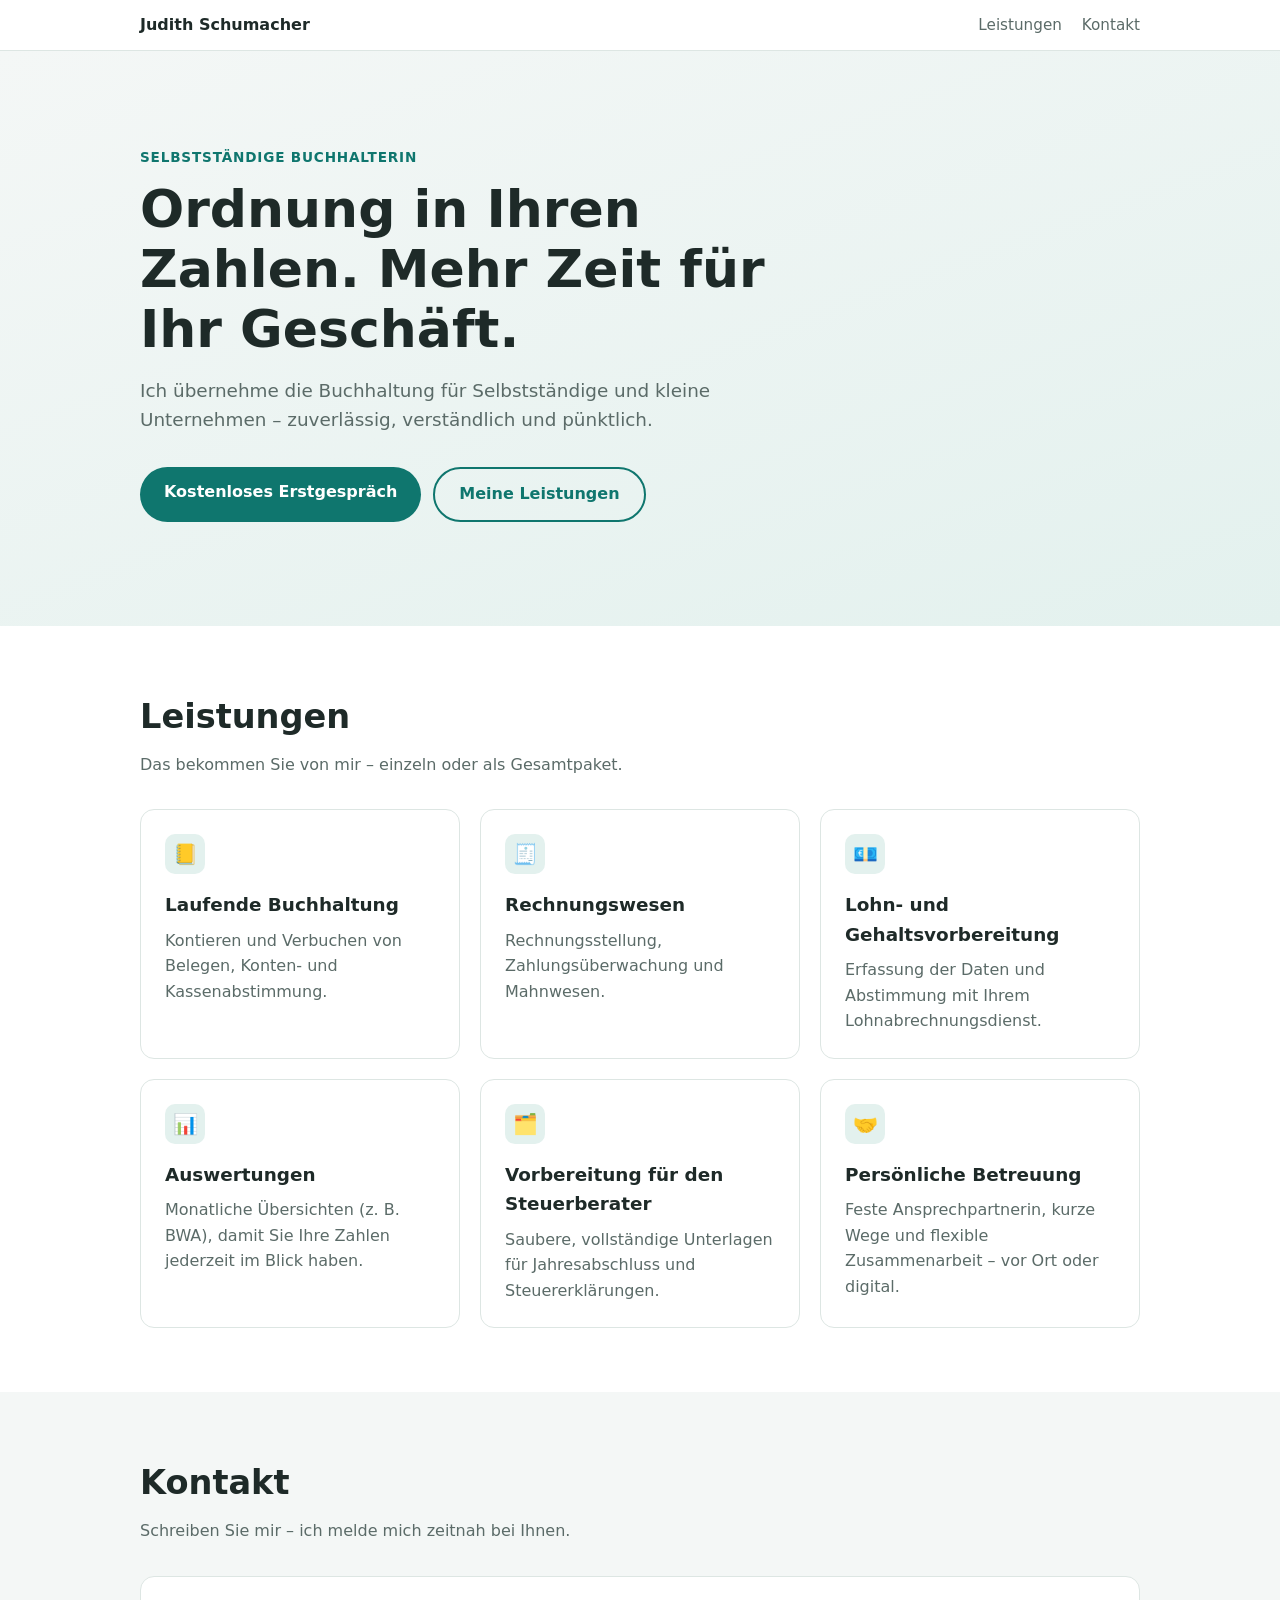
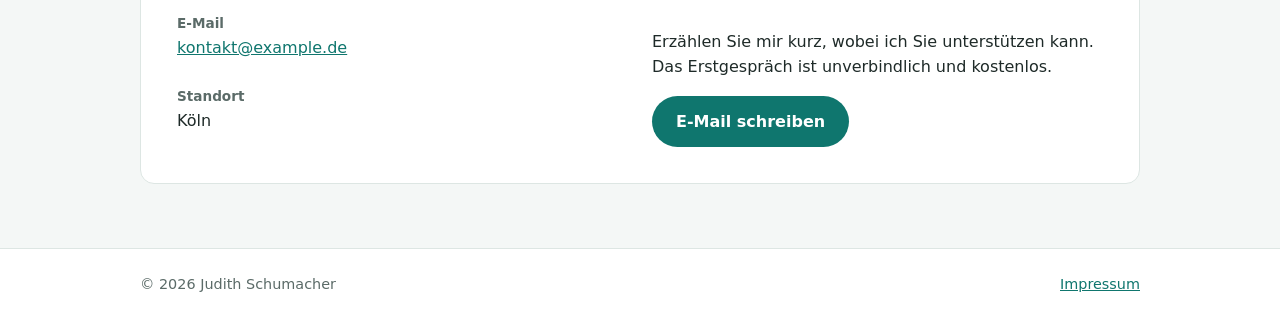
<file: index.html>
<!DOCTYPE html>
<html lang="de">
<head>
  <meta charset="UTF-8">
  <meta name="viewport" content="width=device-width, initial-scale=1">
  <title>Judith Schumacher – Selbstständige Buchhaltung</title>
  <meta name="description" content="Judith Schumacher – selbstständige Buchhalterin für Selbstständige und kleine Unternehmen. Laufende Buchhaltung, Rechnungswesen und Vorbereitung für den Steuerberater.">
  <link rel="stylesheet" href="style.css">
</head>
<body>

  <header class="site-header">
    <div class="container">
      <a class="brand" href="#top">Judith Schumacher</a>
      <nav class="nav" aria-label="Hauptnavigation">
        <a href="#leistungen">Leistungen</a>
        <a href="#kontakt">Kontakt</a>
      </nav>
    </div>
  </header>

  <main id="top">
    <!-- Hero -->
    <div class="hero">
      <div class="container">
        <p class="eyebrow">Selbstständige Buchhalterin</p>
        <h1>Ordnung in Ihren Zahlen. Mehr Zeit für Ihr Geschäft.</h1>
        <p class="lead">
          Ich übernehme die Buchhaltung für Selbstständige und kleine Unternehmen –
          zuverlässig, verständlich und pünktlich.
        </p>
        <div class="actions">
          <a class="btn" href="#kontakt">Kostenloses Erstgespräch</a>
          <a class="btn secondary" href="#leistungen">Meine Leistungen</a>
        </div>
      </div>
    </div>

    <!-- Leistungen -->
    <section id="leistungen">
      <div class="container">
        <h2>Leistungen</h2>
        <p class="section-intro">Das bekommen Sie von mir – einzeln oder als Gesamtpaket.</p>
        <div class="cards">
          <article class="card">
            <div class="icon" aria-hidden="true">📒</div>
            <h3>Laufende Buchhaltung</h3>
            <p>Kontieren und Verbuchen von Belegen, Konten- und Kassenabstimmung.</p>
          </article>
          <article class="card">
            <div class="icon" aria-hidden="true">🧾</div>
            <h3>Rechnungswesen</h3>
            <p>Rechnungsstellung, Zahlungsüberwachung und Mahnwesen.</p>
          </article>
          <article class="card">
            <div class="icon" aria-hidden="true">💶</div>
            <h3>Lohn- und Gehaltsvorbereitung</h3>
            <p>Erfassung der Daten und Abstimmung mit Ihrem Lohnabrechnungsdienst.</p>
          </article>
          <article class="card">
            <div class="icon" aria-hidden="true">📊</div>
            <h3>Auswertungen</h3>
            <p>Monatliche Übersichten (z. B. BWA), damit Sie Ihre Zahlen jederzeit im Blick haben.</p>
          </article>
          <article class="card">
            <div class="icon" aria-hidden="true">🗂️</div>
            <h3>Vorbereitung für den Steuerberater</h3>
            <p>Saubere, vollständige Unterlagen für Jahresabschluss und Steuererklärungen.</p>
          </article>
          <article class="card">
            <div class="icon" aria-hidden="true">🤝</div>
            <h3>Persönliche Betreuung</h3>
            <p>Feste Ansprechpartnerin, kurze Wege und flexible Zusammenarbeit – vor Ort oder digital.</p>
          </article>
        </div>
      </div>
    </section>

    <!-- Kontakt -->
    <section id="kontakt" class="soft">
      <div class="container">
        <h2>Kontakt</h2>
        <p class="section-intro">Schreiben Sie mir – ich melde mich zeitnah bei Ihnen.</p>
        <div class="contact-box">
          <ul class="contact-list">
            <li><strong>E-Mail</strong><a href="mailto:kontakt@example.de">kontakt@example.de</a></li>
            <li><strong>Standort</strong>Köln</li>
          </ul>
          <div>
            <p>Erzählen Sie mir kurz, wobei ich Sie unterstützen kann. Das Erstgespräch ist unverbindlich und kostenlos.</p>
            <a class="btn" href="mailto:kontakt@example.de?subject=Anfrage%20Buchhaltung">E-Mail schreiben</a>
          </div>
        </div>
      </div>
    </section>
  </main>

  <footer class="site-footer">
    <div class="container">
      <span>© <span id="year">2026</span> Judith Schumacher</span>
      <a href="impressum.html">Impressum</a>
    </div>
  </footer>

  <script>document.getElementById("year").textContent = new Date().getFullYear();</script>
</body>
</html>
</file>
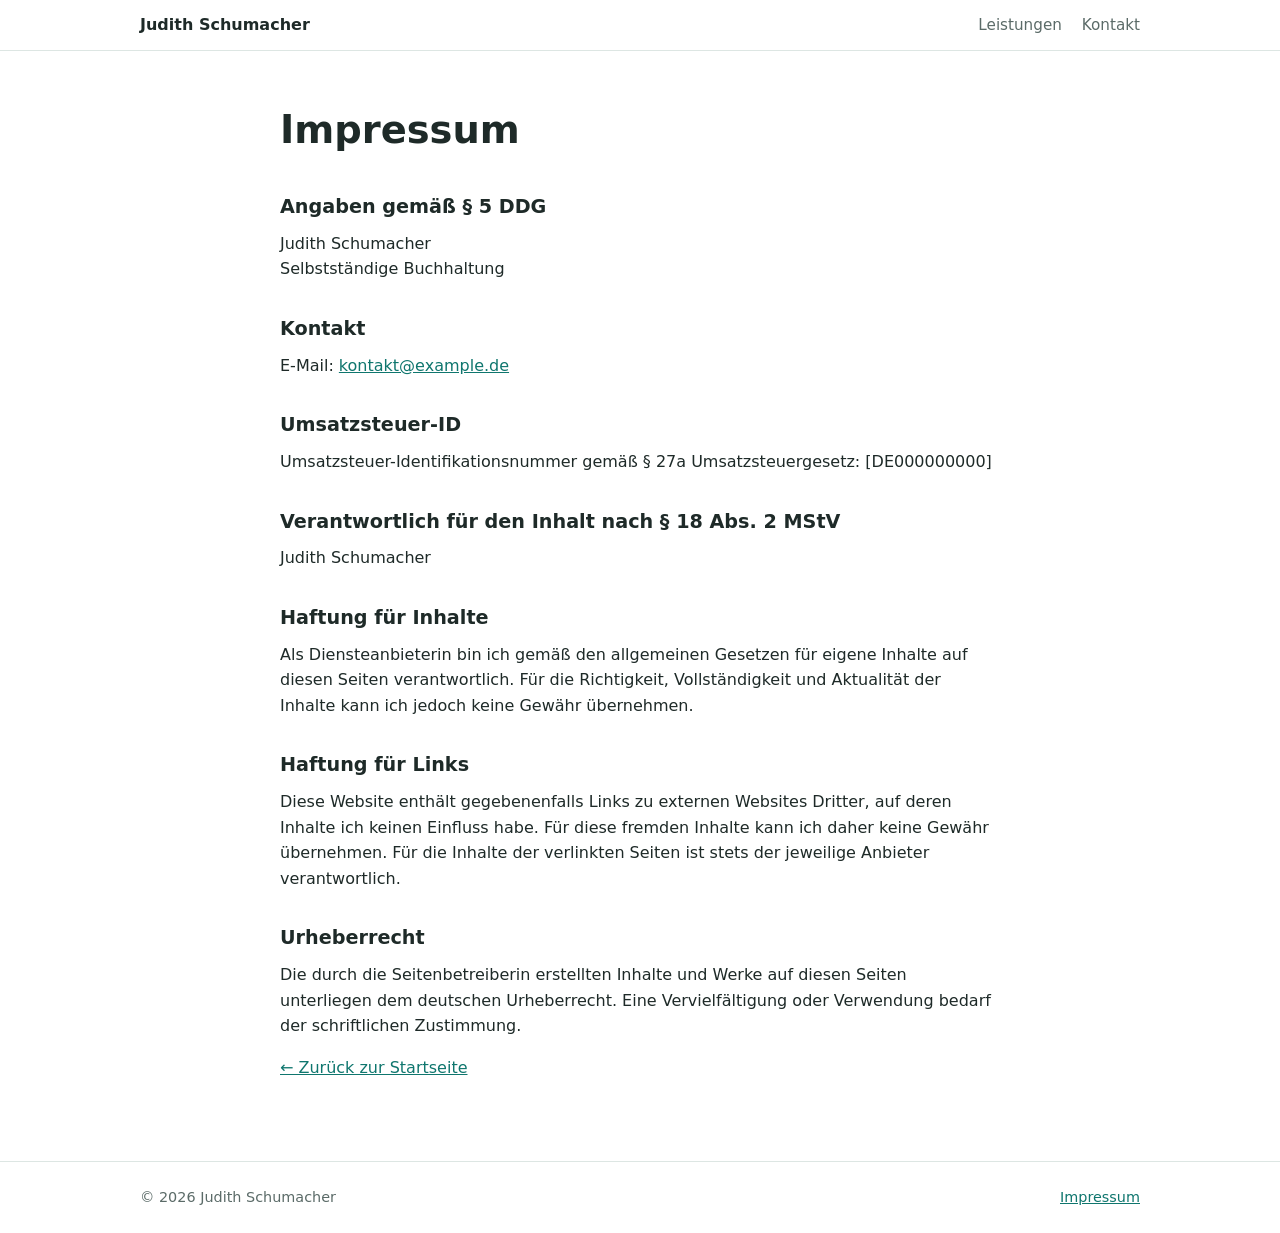
<file: impressum.html>
<!DOCTYPE html>
<html lang="de">
<head>
  <meta charset="UTF-8">
  <meta name="viewport" content="width=device-width, initial-scale=1">
  <title>Impressum – Judith Schumacher</title>
  <meta name="robots" content="noindex">
  <link rel="stylesheet" href="style.css">
</head>
<body>

  <header class="site-header">
    <div class="container">
      <a class="brand" href="index.html">Judith Schumacher</a>
      <nav class="nav" aria-label="Hauptnavigation">
        <a href="index.html#leistungen">Leistungen</a>
        <a href="index.html#kontakt">Kontakt</a>
      </nav>
    </div>
  </header>

  <main class="container legal">
    <h1>Impressum</h1>

    <h2>Angaben gemäß § 5 DDG</h2>
    <p>
      Judith Schumacher<br>
      Selbstständige Buchhaltung<br>
    </p>

    <h2>Kontakt</h2>
    <p>
      E-Mail: <a href="mailto:kontakt@example.de">kontakt@example.de</a>
    </p>

    <h2>Umsatzsteuer-ID</h2>
    <p>
      Umsatzsteuer-Identifikationsnummer gemäß § 27a Umsatzsteuergesetz: [DE000000000]<br>
    </p>

    <h2>Verantwortlich für den Inhalt nach § 18 Abs. 2 MStV</h2>
    <p>
      Judith Schumacher<br>
    </p>

    <h2>Haftung für Inhalte</h2>
    <p>
      Als Diensteanbieterin bin ich gemäß den allgemeinen Gesetzen für eigene Inhalte auf diesen Seiten
      verantwortlich. Für die Richtigkeit, Vollständigkeit und Aktualität der Inhalte kann ich jedoch
      keine Gewähr übernehmen.
    </p>

    <h2>Haftung für Links</h2>
    <p>
      Diese Website enthält gegebenenfalls Links zu externen Websites Dritter, auf deren Inhalte ich
      keinen Einfluss habe. Für diese fremden Inhalte kann ich daher keine Gewähr übernehmen. Für die
      Inhalte der verlinkten Seiten ist stets der jeweilige Anbieter verantwortlich.
    </p>

    <h2>Urheberrecht</h2>
    <p>
      Die durch die Seitenbetreiberin erstellten Inhalte und Werke auf diesen Seiten unterliegen dem
      deutschen Urheberrecht. Eine Vervielfältigung oder Verwendung bedarf der schriftlichen Zustimmung.
    </p>

    <p><a href="index.html">← Zurück zur Startseite</a></p>
  </main>

  <footer class="site-footer">
    <div class="container">
      <span>© <span id="year">2026</span> Judith Schumacher</span>
      <a href="impressum.html">Impressum</a>
    </div>
  </footer>

  <script>document.getElementById("year").textContent = new Date().getFullYear();</script>
</body>
</html>
</file>
<file: style.css>
:root {
  --bg: #ffffff;
  --bg-soft: #f4f7f6;
  --text: #1e2a28;
  --muted: #5b6b68;
  --accent: #0f766e;
  --accent-dark: #0b5953;
  --border: #dde6e3;
  --radius: 14px;
}

*, *::before, *::after { box-sizing: border-box; }

html { scroll-behavior: smooth; }

body {
  margin: 0;
  font-family: system-ui, -apple-system, "Segoe UI", Roboto, sans-serif;
  color: var(--text);
  background: var(--bg);
  line-height: 1.6;
}

a { color: var(--accent); }
a:hover { color: var(--accent-dark); }

.container {
  width: 100%;
  max-width: 1040px;
  margin: 0 auto;
  padding: 0 1.25rem;
}

/* Header */
.site-header {
  position: sticky;
  top: 0;
  z-index: 10;
  background: rgba(255, 255, 255, 0.92);
  backdrop-filter: blur(8px);
  border-bottom: 1px solid var(--border);
}
.site-header .container {
  display: flex;
  flex-wrap: wrap;
  align-items: center;
  justify-content: space-between;
  gap: 0.25rem 1rem;
  padding-top: 0.75rem;
  padding-bottom: 0.75rem;
}
.brand {
  font-weight: 700;
  color: var(--text);
  text-decoration: none;
}
.nav { display: flex; gap: 1.25rem; }
.nav a {
  color: var(--muted);
  text-decoration: none;
  font-size: 0.95rem;
}
.nav a:hover { color: var(--accent); }

/* Buttons */
.btn {
  display: inline-block;
  padding: 0.8rem 1.5rem;
  border-radius: 999px;
  background: var(--accent);
  color: #fff;
  font-weight: 600;
  text-decoration: none;
  transition: background 0.2s;
}
.btn:hover { background: var(--accent-dark); color: #fff; }
.btn.secondary {
  background: transparent;
  color: var(--accent);
  border: 2px solid var(--accent);
}
.btn.secondary:hover { background: var(--accent); color: #fff; }

/* Hero */
.hero {
  background: linear-gradient(160deg, var(--bg-soft), #e3f1ee);
  padding: 4rem 0 4.5rem;
}
.eyebrow {
  color: var(--accent);
  font-weight: 600;
  letter-spacing: 0.06em;
  text-transform: uppercase;
  font-size: 0.85rem;
  margin: 0 0 0.75rem;
}
.hero h1 {
  font-size: clamp(2rem, 6vw, 3.25rem);
  line-height: 1.15;
  margin: 0 0 1rem;
  max-width: 18ch;
}
.hero p.lead {
  font-size: 1.15rem;
  color: var(--muted);
  max-width: 52ch;
  margin: 0 0 2rem;
}
.hero .actions { display: flex; flex-wrap: wrap; gap: 0.75rem; }

/* Sections */
section { padding: 4rem 0; }
section.soft { background: var(--bg-soft); }
h2 {
  font-size: clamp(1.5rem, 4vw, 2.1rem);
  margin: 0 0 0.5rem;
}
.section-intro { color: var(--muted); margin: 0 0 2rem; max-width: 56ch; }

/* Leistungen */
.cards {
  display: grid;
  gap: 1.25rem;
  grid-template-columns: 1fr;
}
.card {
  background: var(--bg);
  border: 1px solid var(--border);
  border-radius: var(--radius);
  padding: 1.5rem;
}
.card h3 { margin: 0 0 0.5rem; font-size: 1.15rem; }
.card p { margin: 0; color: var(--muted); }
.icon {
  width: 2.5rem;
  height: 2.5rem;
  display: grid;
  place-items: center;
  border-radius: 10px;
  background: #e3f1ee;
  font-size: 1.25rem;
  margin-bottom: 1rem;
}

/* Kontakt */
.contact-box {
  display: grid;
  gap: 1.5rem;
  background: var(--bg);
  border: 1px solid var(--border);
  border-radius: var(--radius);
  padding: 1.75rem;
}
.contact-list { list-style: none; margin: 0; padding: 0; display: grid; gap: 0.75rem; }
.contact-list strong { display: block; font-size: 0.85rem; color: var(--muted); font-weight: 600; }

/* Footer */
.site-footer {
  border-top: 1px solid var(--border);
  padding: 1.5rem 0;
  font-size: 0.9rem;
  color: var(--muted);
}
.site-footer .container {
  display: flex;
  flex-wrap: wrap;
  justify-content: space-between;
  gap: 0.5rem 1rem;
}

/* Rechtstext (Impressum) */
.legal { padding: 3rem 0 4rem; max-width: 720px; }
.legal h1 { font-size: clamp(1.8rem, 5vw, 2.4rem); margin: 0 0 1.5rem; }
.legal h2 { font-size: 1.2rem; margin: 2rem 0 0.5rem; }
.legal p { margin: 0 0 1rem; }

/* Tablet & Desktop */
@media (min-width: 700px) {
  .cards { grid-template-columns: repeat(2, 1fr); }
  .contact-box { grid-template-columns: 1fr 1fr; padding: 2.25rem; }
  .hero { padding: 6rem 0 6.5rem; }
}
@media (min-width: 960px) {
  .cards { grid-template-columns: repeat(3, 1fr); }
}
</file>
